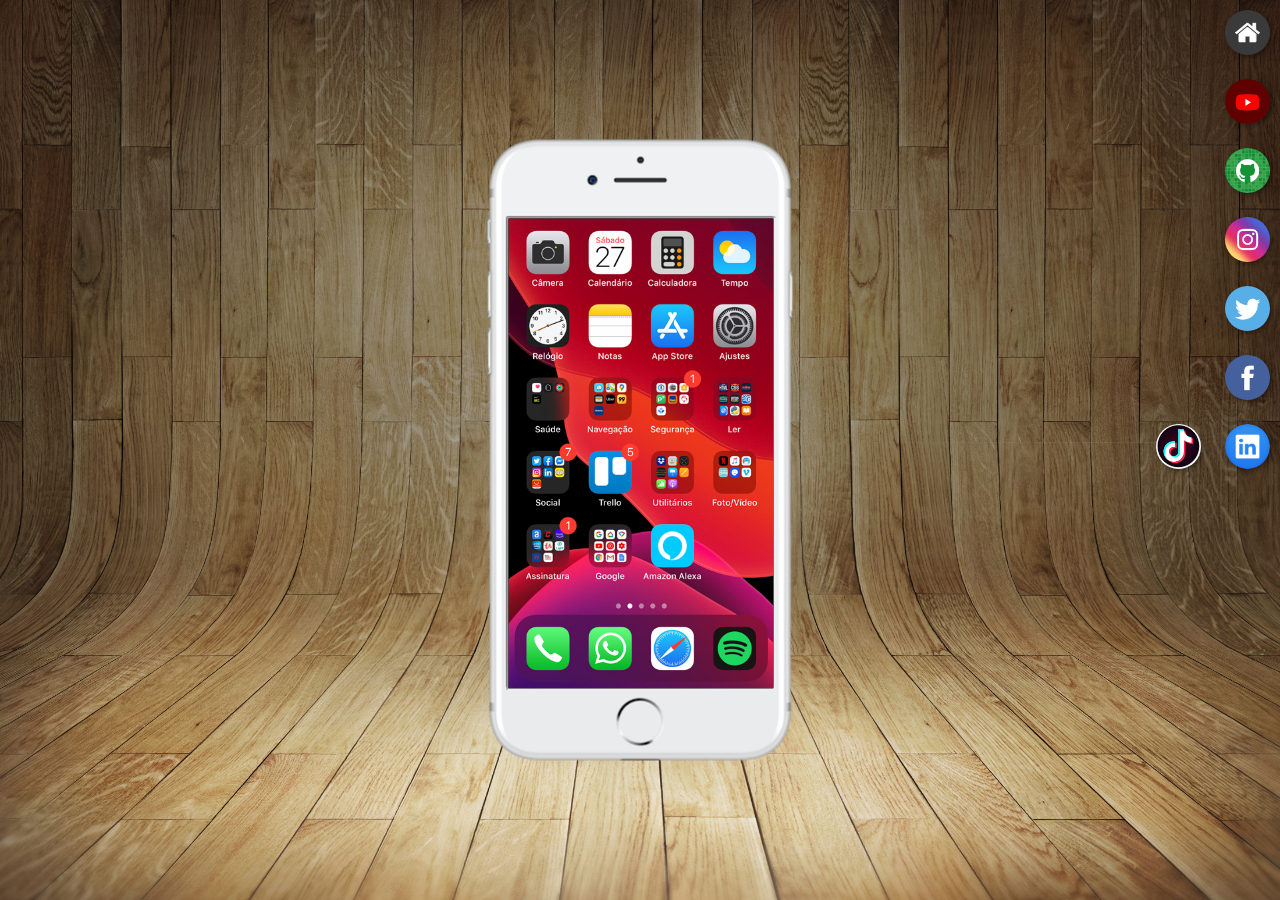
<file: index.html>
<!DOCTYPE html>
<html lang="pt-br">
<head>
    <meta charset="UTF-8">
    <meta name="viewport" content="width=device-width, initial-scale=1.0">
    <link rel="shortcut icon" href="favicon.ico" type="image/x-icon">
    <link rel="stylesheet" href="estilo/estilos.css">
    <title>Projeto Redes Sociais</title>
</head>
<body>
     <main>
        <section id="telefone">
            <iframe src="home.html" name="tela" id="tela">
                Seu navegador não é compatível com isso.
            </iframe>
        </section>

        <section id="redes-sociais">
            <a href="home.html" target="tela"><img src="imagens/logo-home.jpg" alt="Home"></a><br>
            <a href="youtube.html" target="tela"><img src="imagens/logo-youtube.jpg" alt="Youtube"></a><br>
            <a href="github.html" target="tela"><img src="imagens/logo-github.jpg" alt="GitHub"></a><br>
            <a href="instagram.html" target="tela"><img src="imagens/logo-instagram.jpg" alt="Instagram"></a><br>
            <a href="twitter.html" target="tela"><img src="imagens/logo-twitter.jpg" alt="Twitter"></a><br>
            <a href="facebook.html" target="tela"><img src="imagens/logo-facebook.jpg" alt="Facebook"></a><br>
            <a href="tiktok.html" target="tela"><img src="imagens/tela-tiktok.png" alt="TikTok"></a>
            <a href="linkedin.html" target="tela"><img src="imagens/logo-linkedin2.png" alt="Linkedin"></a>

        </section>
     </main>
</body>
</html>
</file>
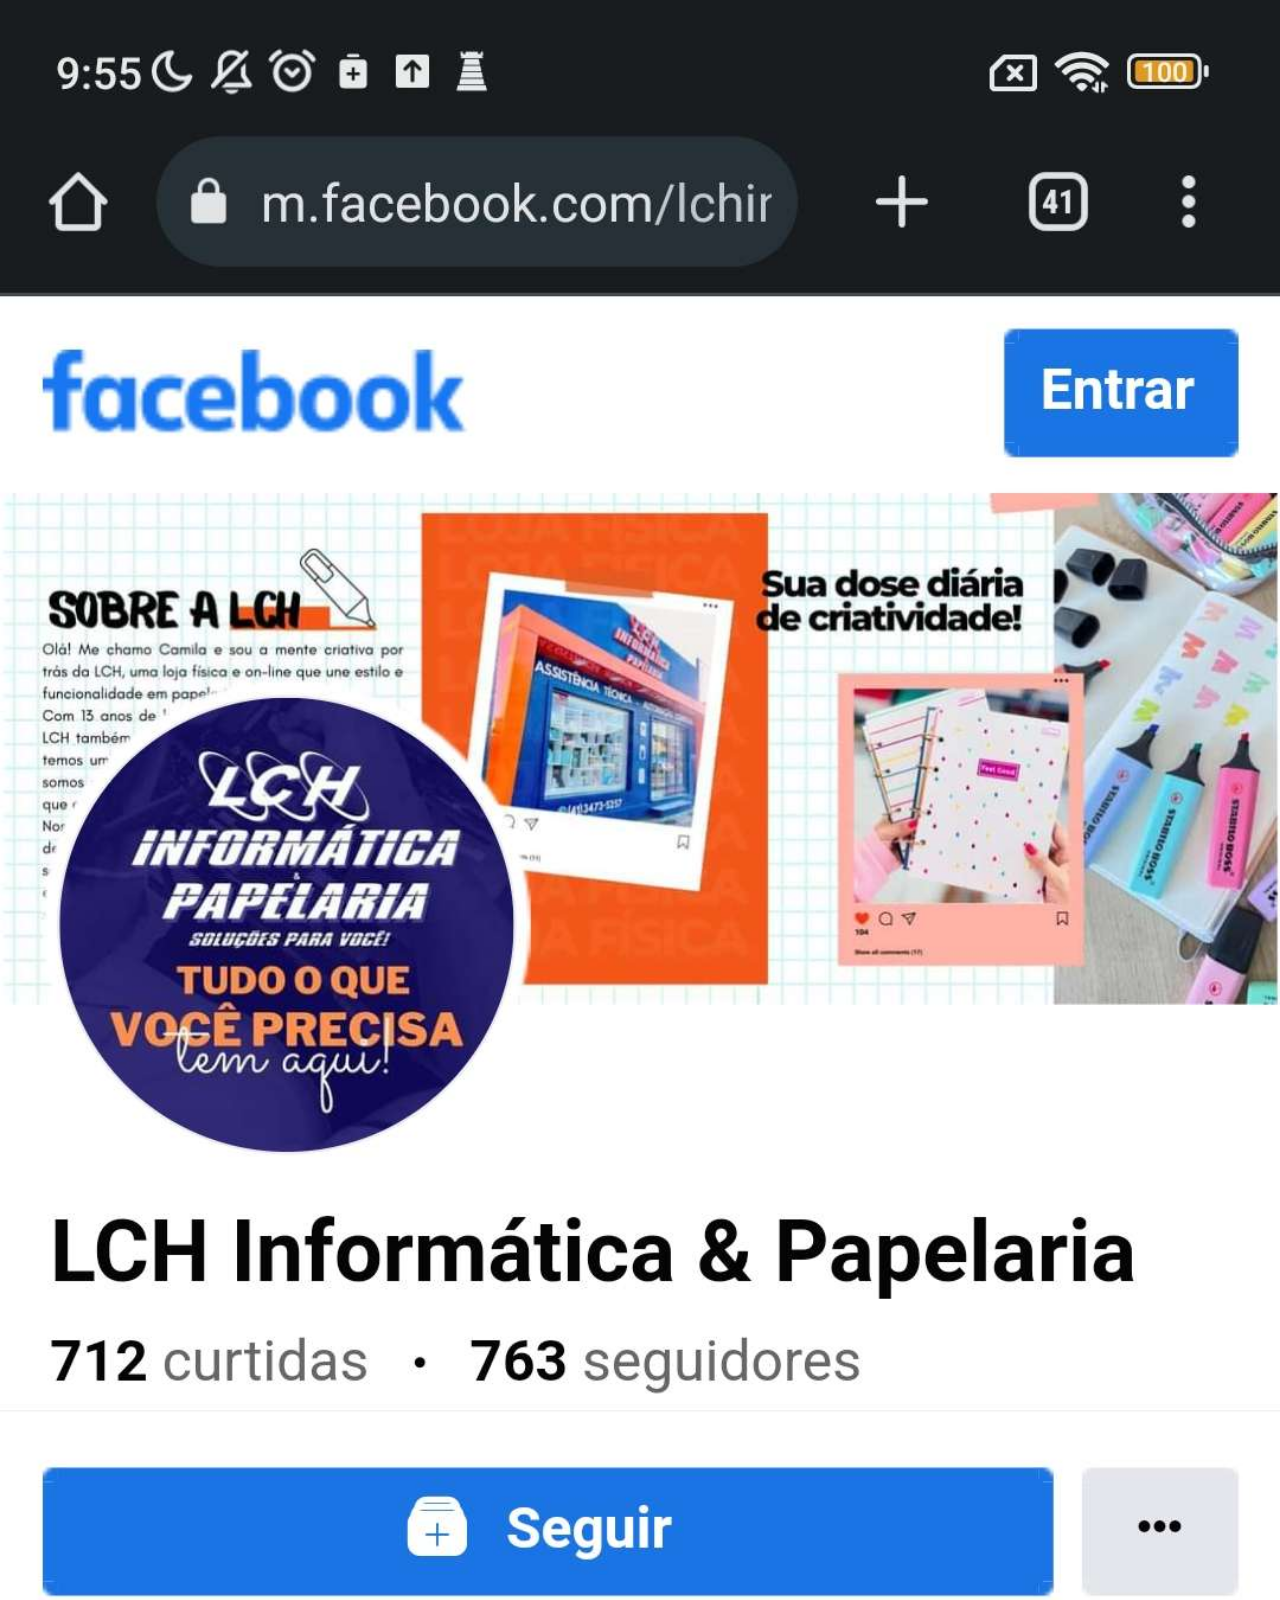
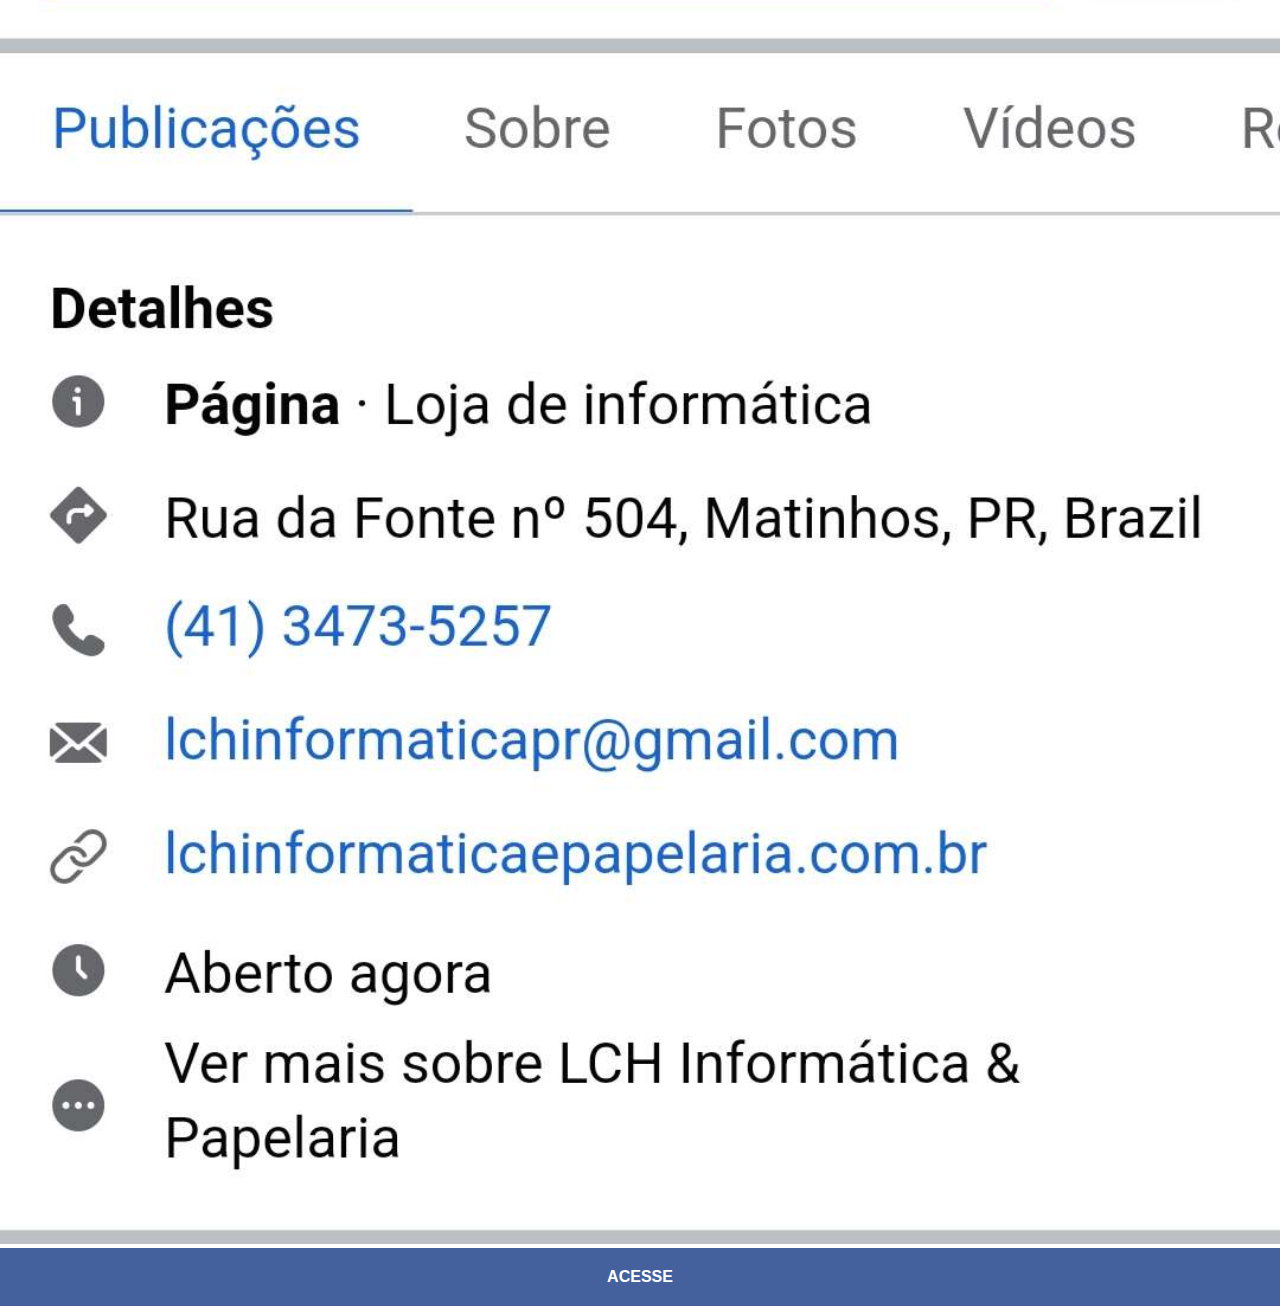
<file: facebook.html>
<!DOCTYPE html>
<html lang="pt-br">
<head>
    <meta charset="UTF-8">
    <meta name="viewport" content="width=device-width, initial-scale=1.0">
    <title>Facebook</title>
    <style>
        @charset "UTF-8";

*{
    margin:0px;
    padding: 0px;
    font-family: Arial, Helvetica, sans-serif;
}

::-webkit-scrollbar{
    width: 0px;
    height: 0px;
}

img{
    width: 100vw;
}

a{
    display: block;
    background-color: #44619D;
    color: white;
    padding: 20px;
    text-align: center;
    font-weight: bolder;
    text-decoration: none;
}

a:hover{
    background-color: #2f66d4;
}
    </style>
</head>
<body>
    <img src="imagens/tela-facebook2.jpg" alt="Facebook">
    <a href="https://www.facebook.com/lchinformaticaepapelaria/" target="_blank">ACESSE</a>
</body>
</html>
</file>
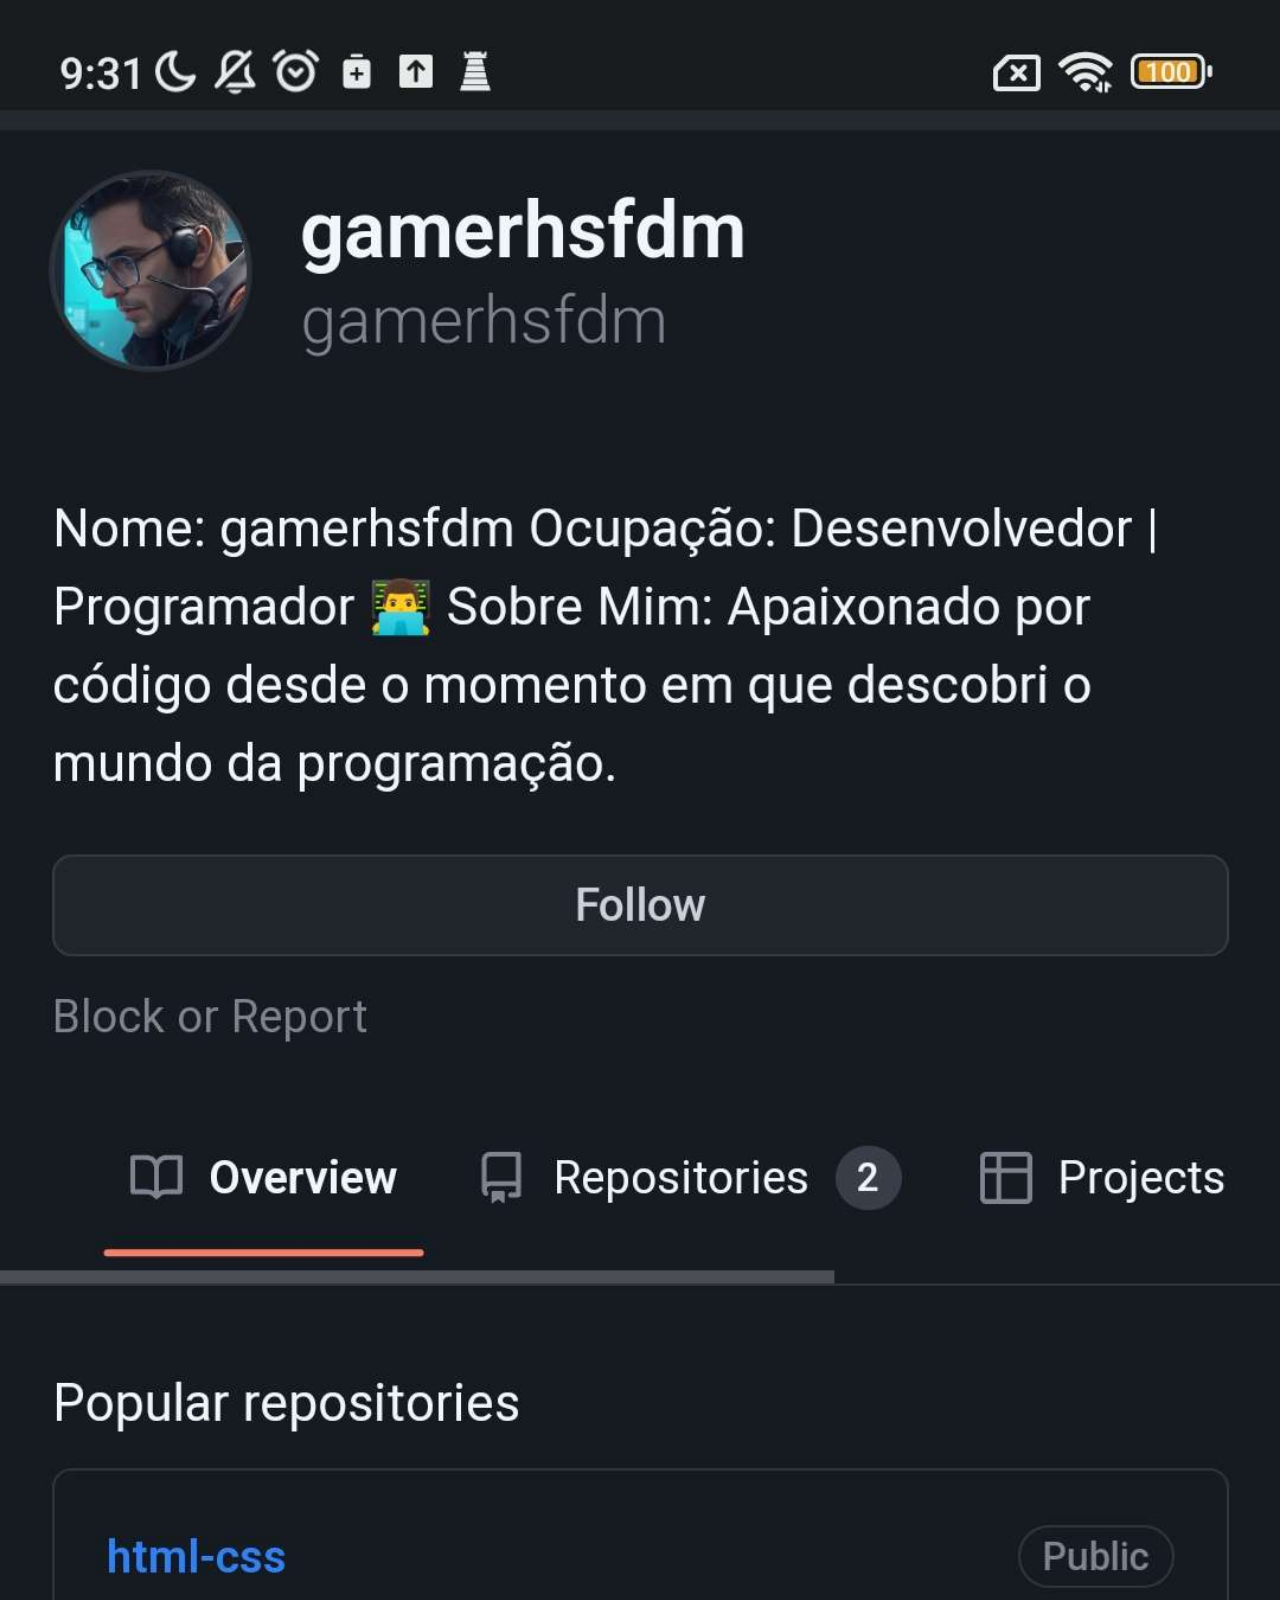
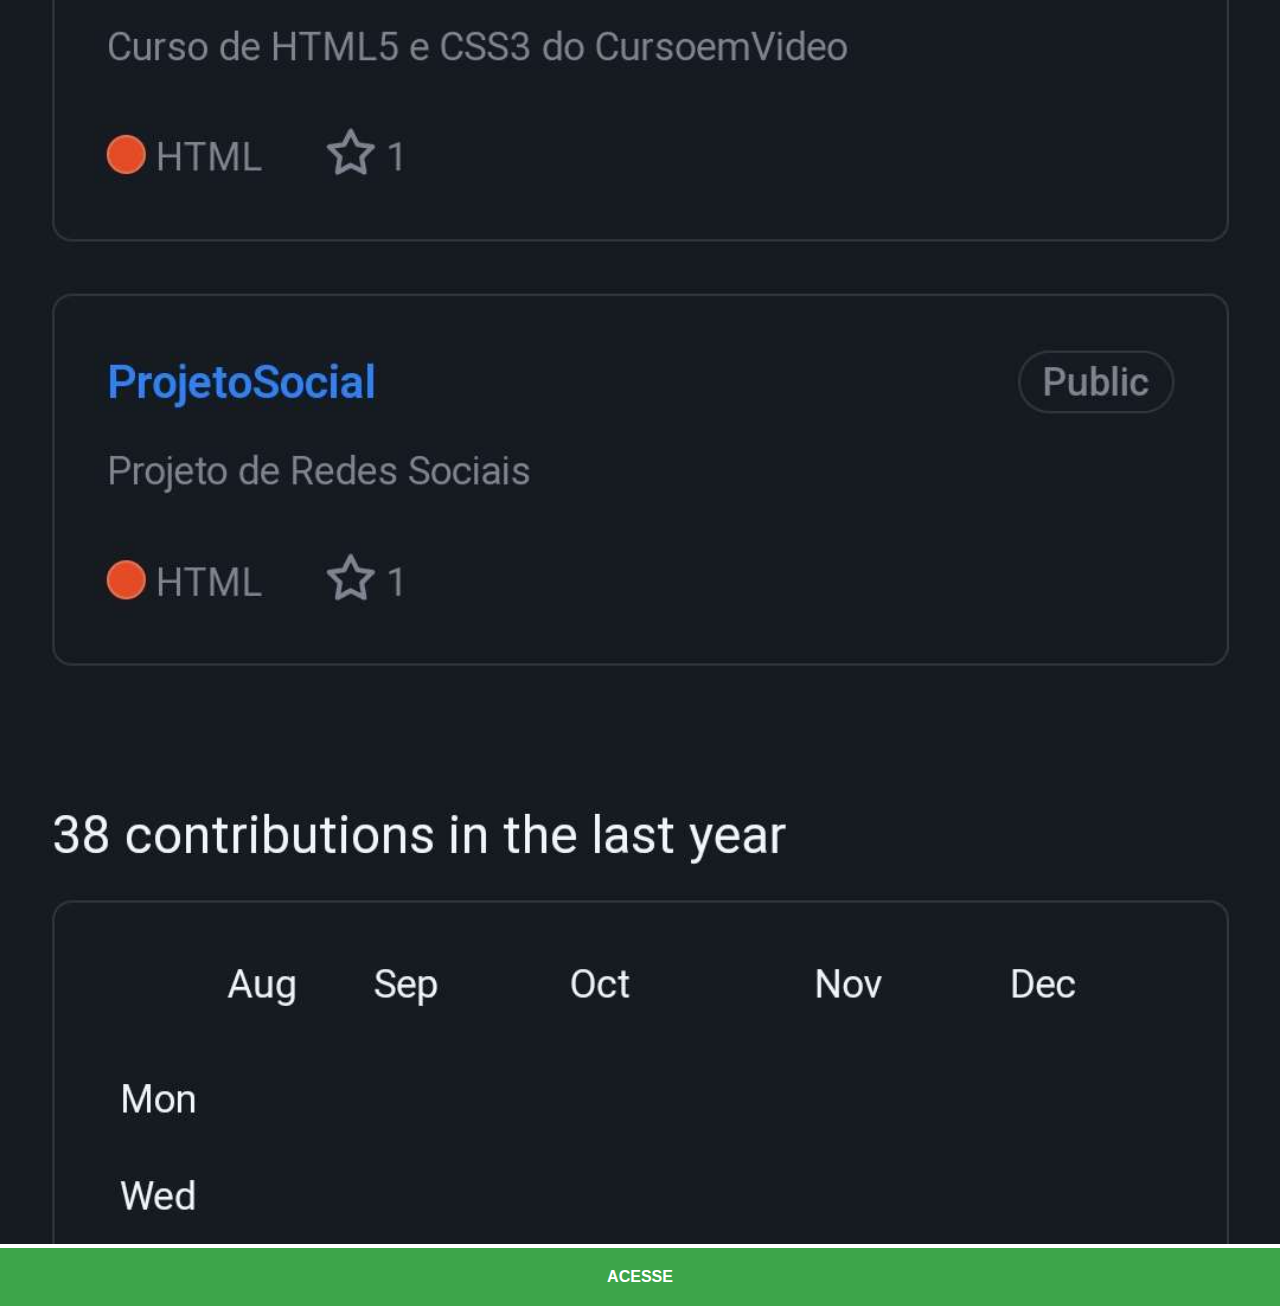
<file: github.html>
<!DOCTYPE html>
<html lang="pt-br">
<head>
    <meta charset="UTF-8">
    <meta name="viewport" content="width=device-width, initial-scale=1.0">
    <title>GitHub</title>
    <style>
        @charset "UTF-8";

*{
    margin:0px;
    padding: 0px;
    font-family: Arial, Helvetica, sans-serif;
}

::-webkit-scrollbar{
    width: 0px;
    height: 0px;
}

img{
    width: 100vw;
}

a{
    display: block;
    background-color: #3DA54A;
    color: white;
    padding: 20px;
    text-align: center;
    font-weight: bolder;
    text-decoration: none;
}

a:hover{
    background-color: #2ad340;
}
    </style>
</head>
<body>
    <img src="imagens/tela-github2.jpg" alt="GitHub">
    <a href="https://github.com/gamerhsfdm/" target="_blank">ACESSE</a>
</body>
</html>
</file>
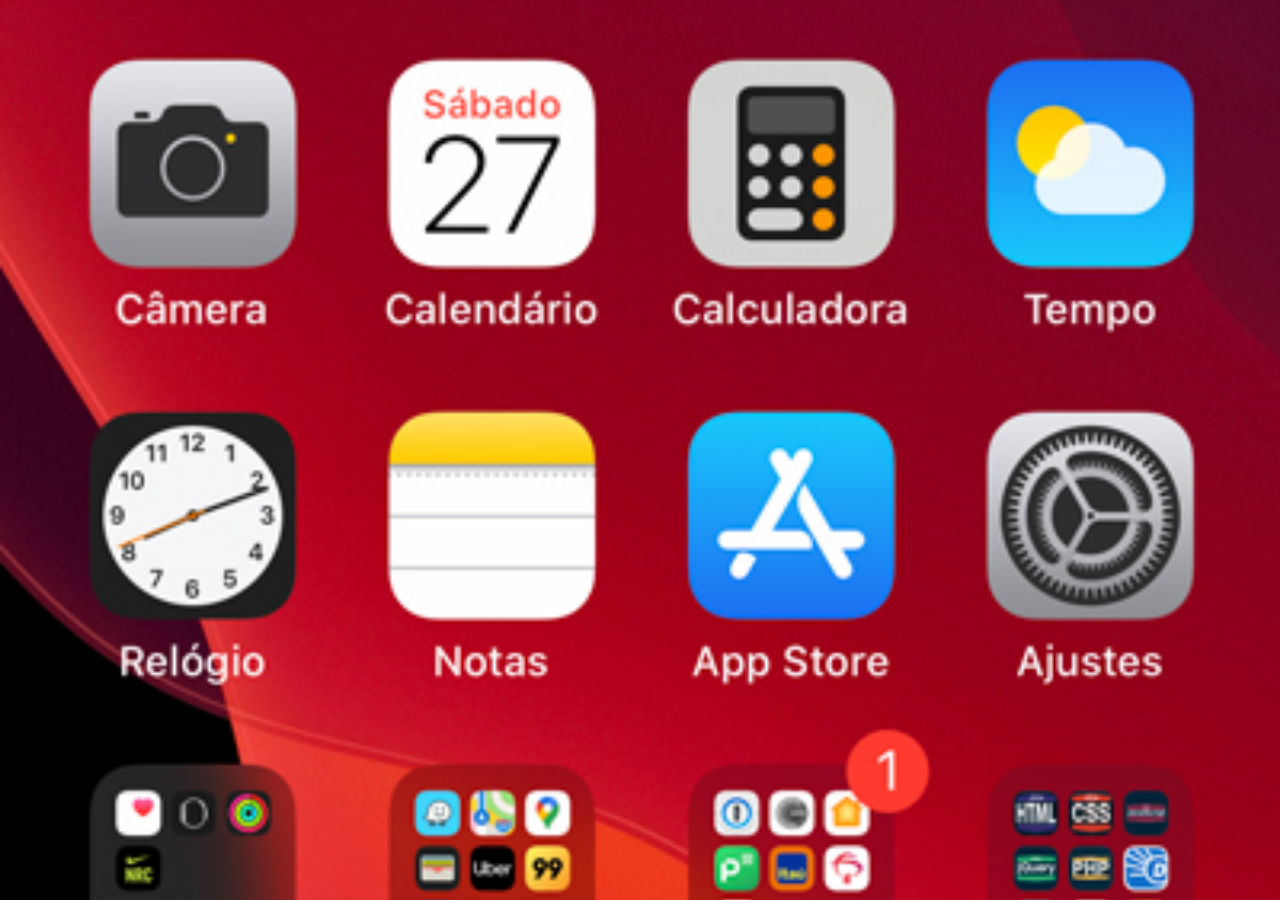
<file: home.html>
<!DOCTYPE html>
<html lang="pt-br">
<head>
    <meta charset="UTF-8">
    <meta name="viewport" content="width=device-width, initial-scale=1.0">
    <title>Home</title>
</head>
<style>
    *{
        margin: 0px;
        padding: 0px;
    }

    body{
        width: 100vw;
        height: 100vh;
        background: black url('imagens/tela-home.jpg') no-repeat top center;
        background-size: cover;
    }
</style>
<body>
    
</body>
</html>
</file>
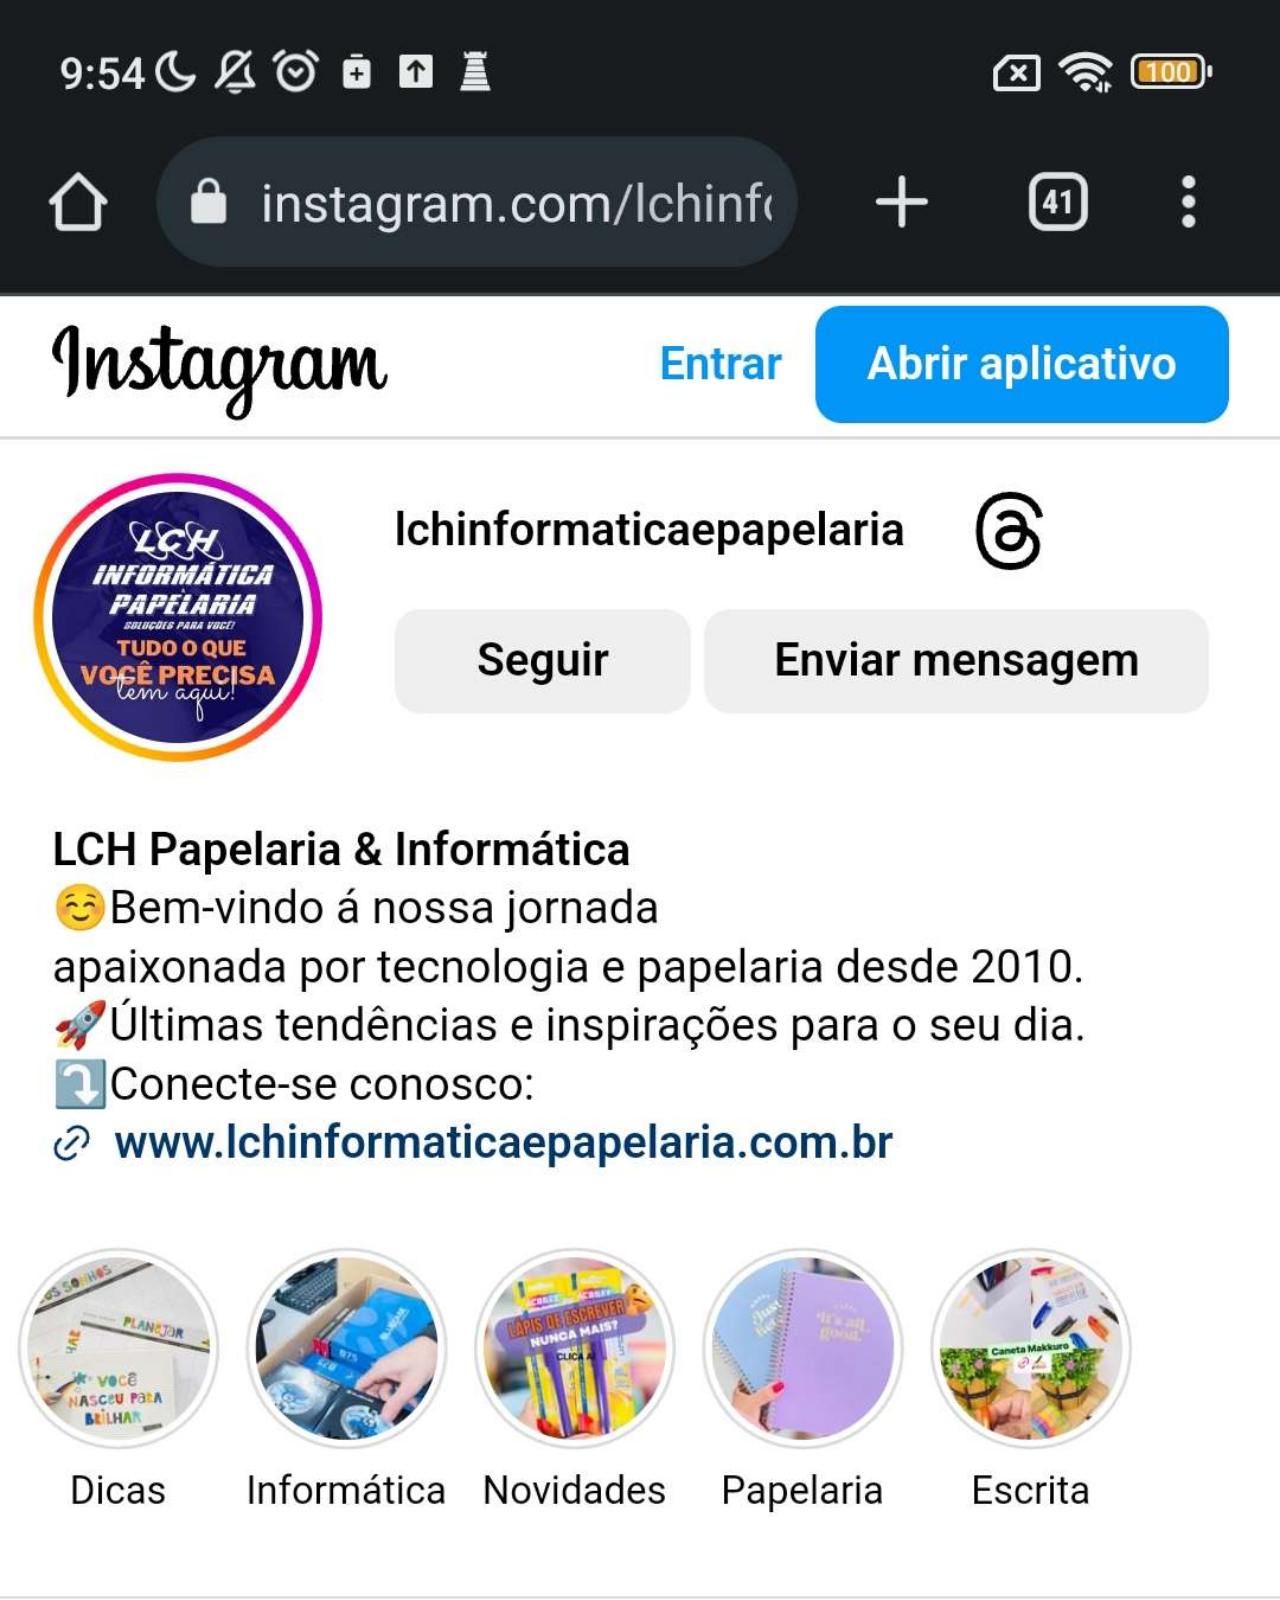
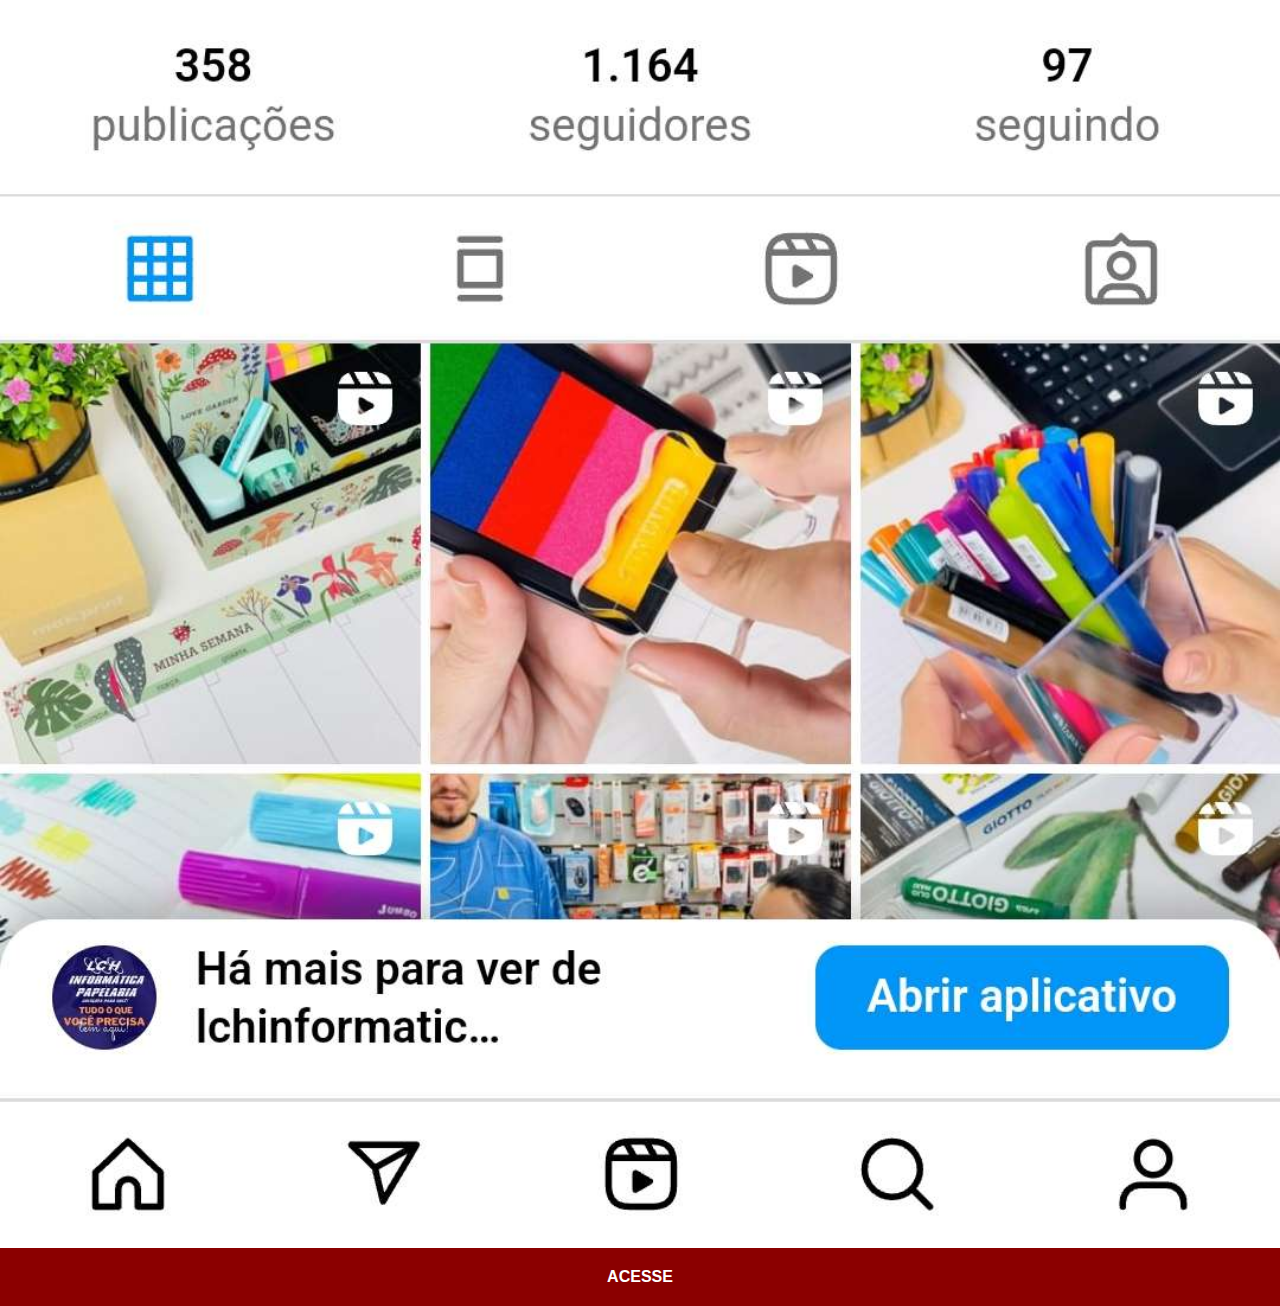
<file: instagram.html>
<!DOCTYPE html>
<html lang="pt-br">
<head>
    <meta charset="UTF-8">
    <meta name="viewport" content="width=device-width, initial-scale=1.0">
    <title>Instagram</title>
    <link rel="stylesheet" href="estilo/social.css">
</head>
<body>
    <img src="imagens/tela-instagram2.jpg" alt="GitHub">
    <a href="https://www.instagram.com/lchinformaticaepapelaria/" target="_blank">ACESSE</a>
</body>
</html>
</file>
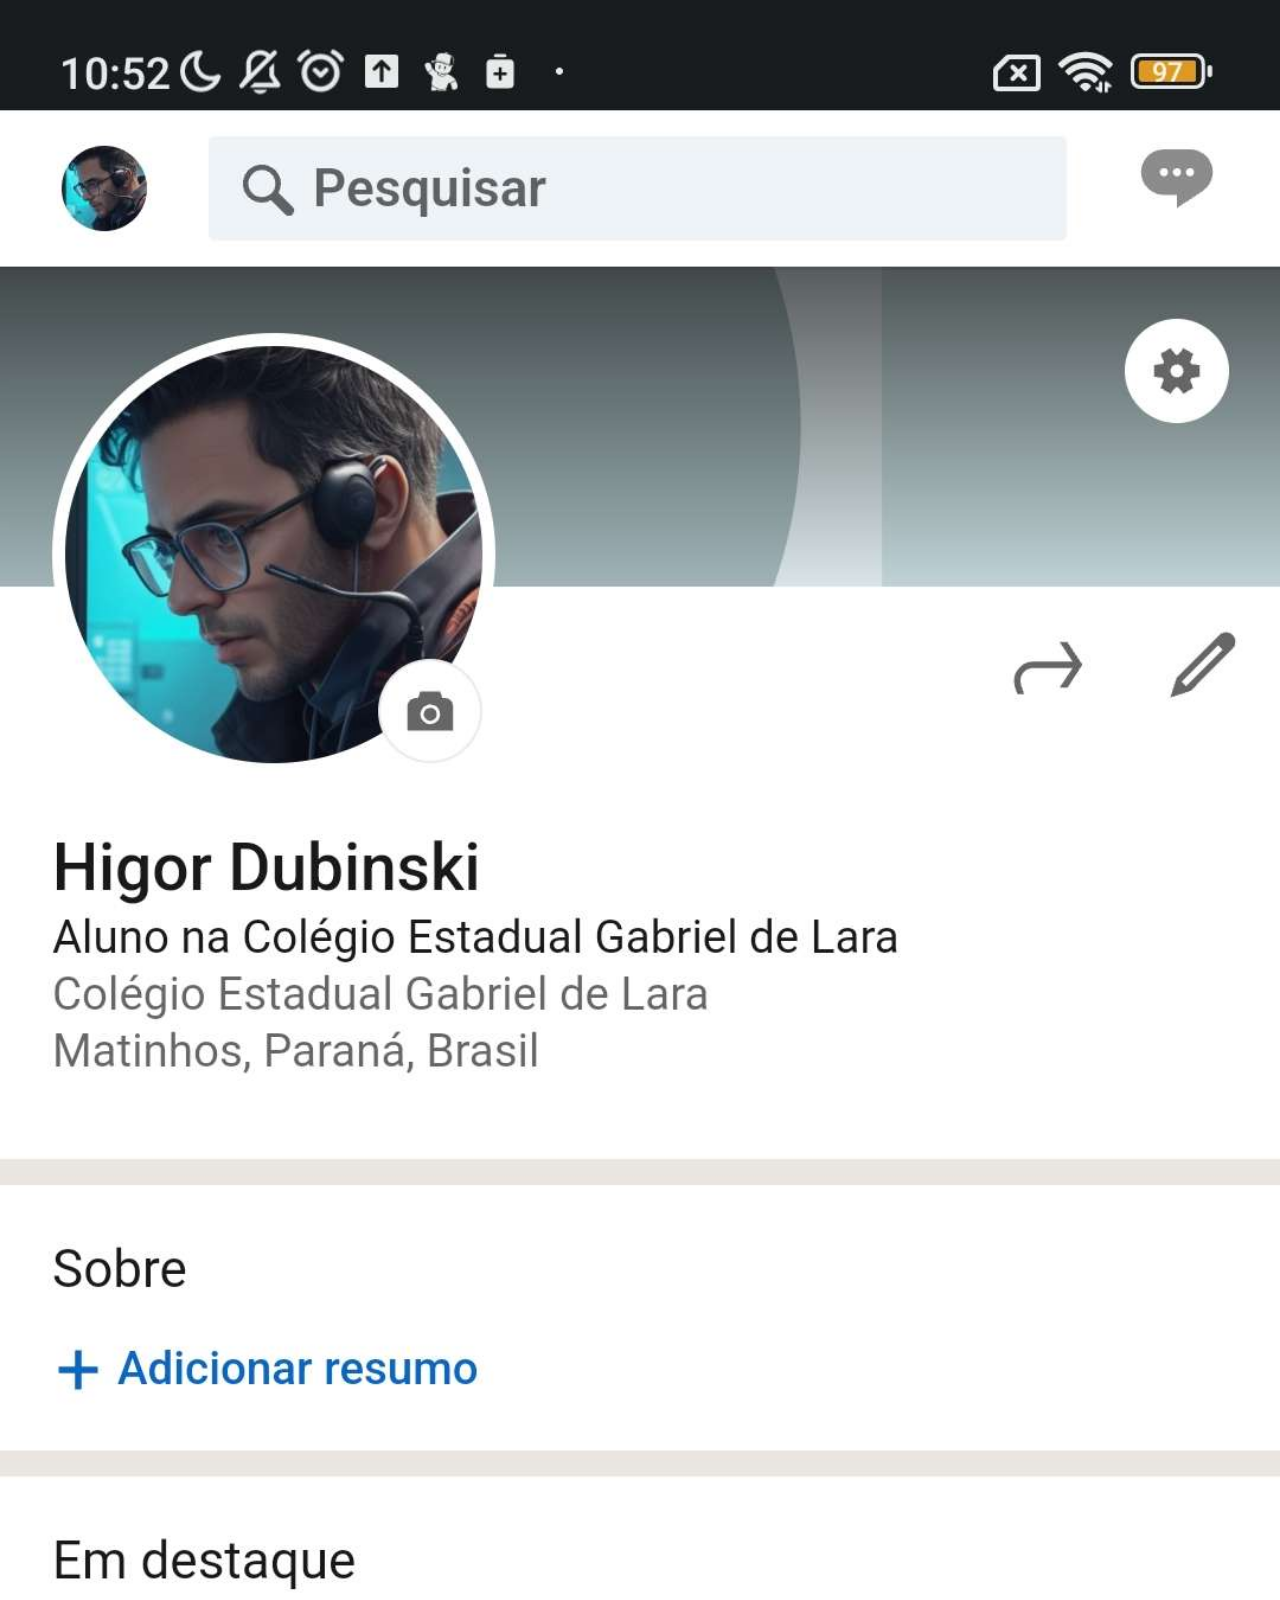
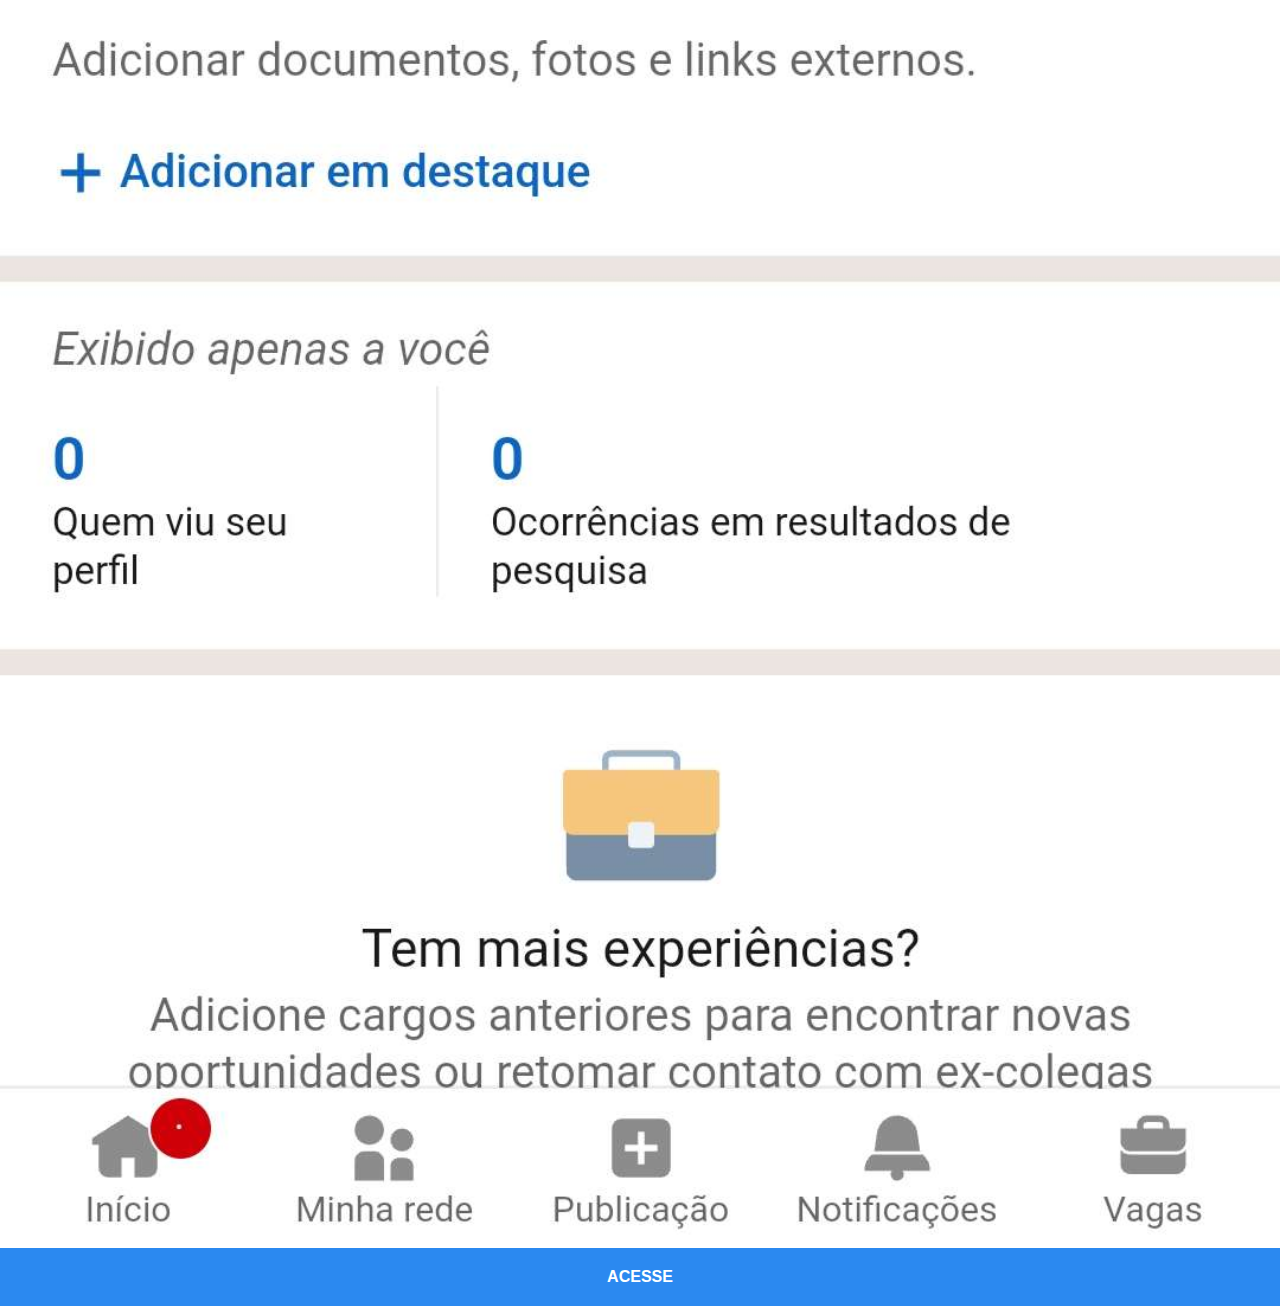
<file: linkedin.html>
<!DOCTYPE html>
<html lang="pt-br">
<head>
    <meta charset="UTF-8">
    <meta name="viewport" content="width=device-width, initial-scale=1.0">
    <title>Linkedin</title>
    <style>
        @charset "UTF-8";

*{
    margin:0px;
    padding: 0px;
    font-family: Arial, Helvetica, sans-serif;
}

::-webkit-scrollbar{
    width: 0px;
    height: 0px;
}

img{
    width: 100vw;
}

a{
    display: block;
    background-color: #2B89F0;
    color: white;
    padding: 20px;
    text-align: center;
    font-weight: bolder;
    text-decoration: none;
}

a:hover{
    background-color: #6aadf5;
}
    </style>
</head>
<body>
    <img src="imagens/tela-linkedin.jpg" alt="Linkedin">
    <a href="https://www.linkedin.com/in/higor-dubinski-025239257/" target="_blank">ACESSE</a>
</body>
</html>
</file>
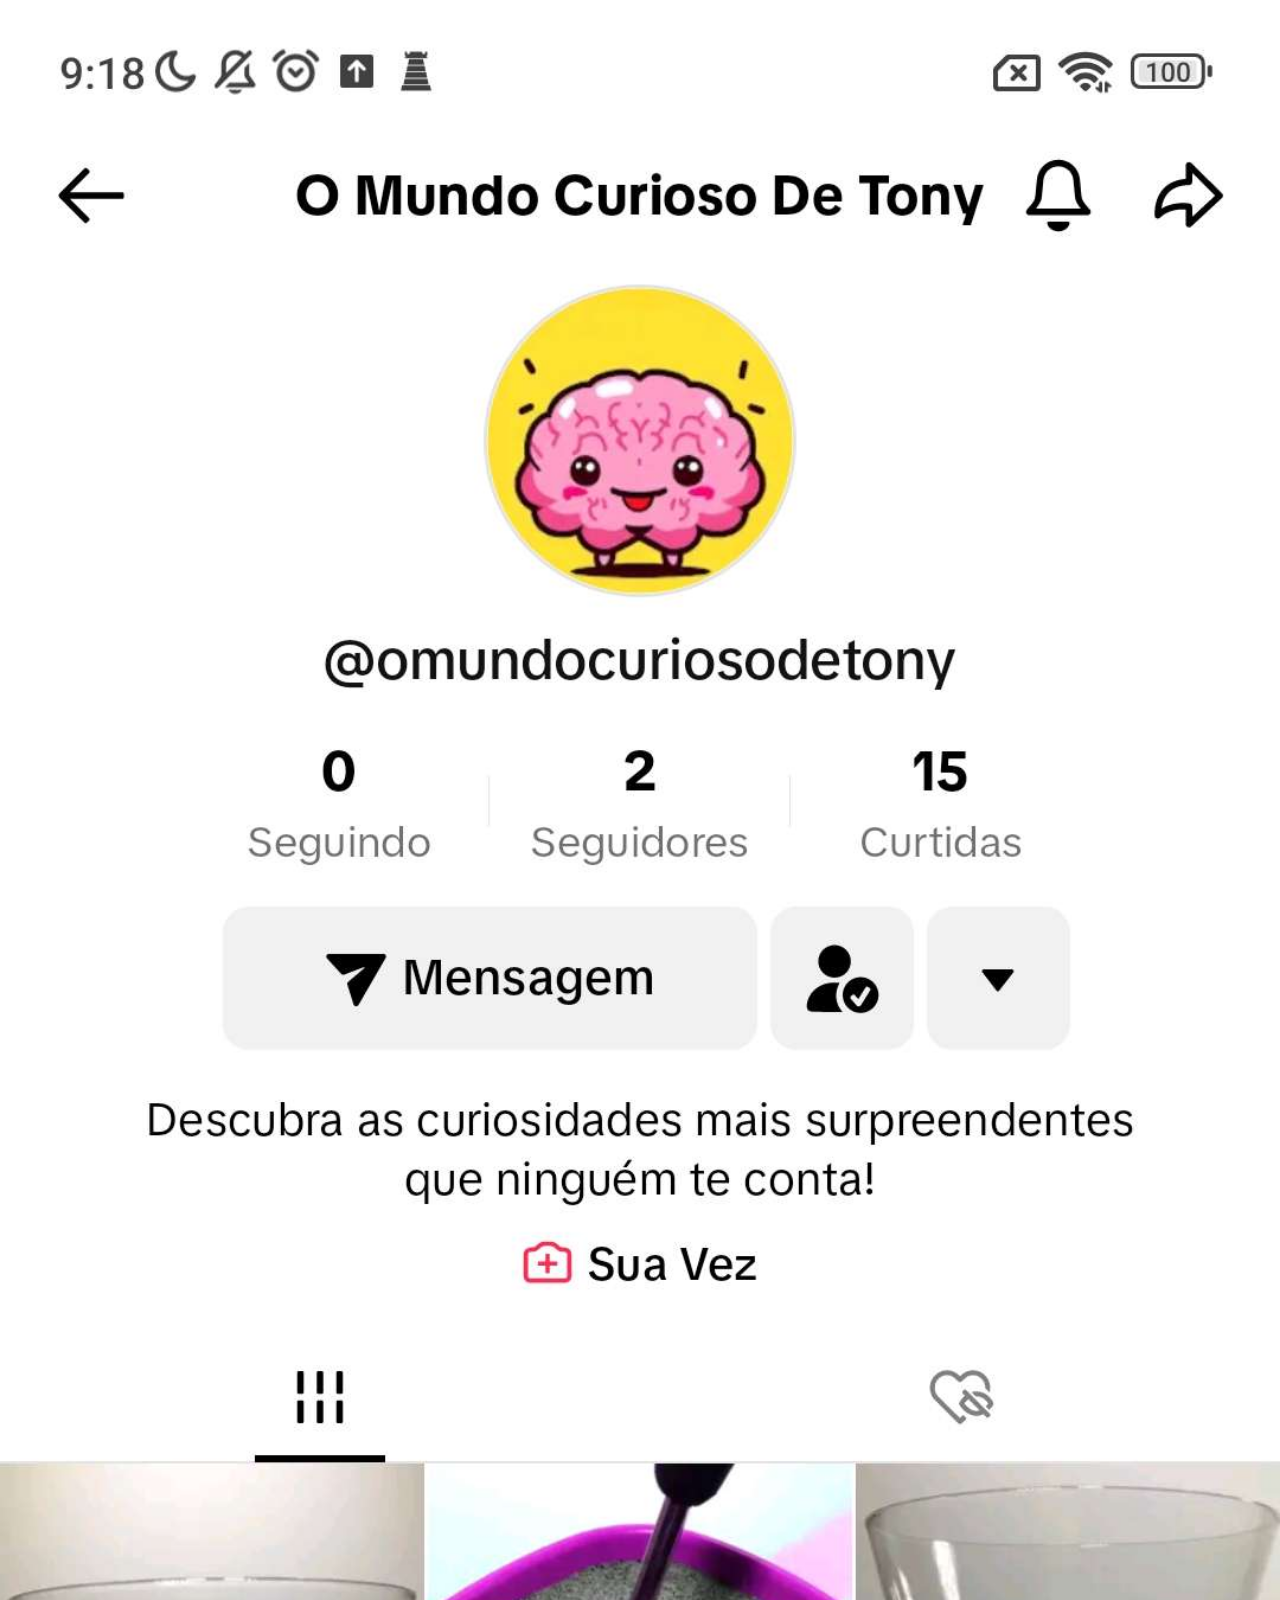
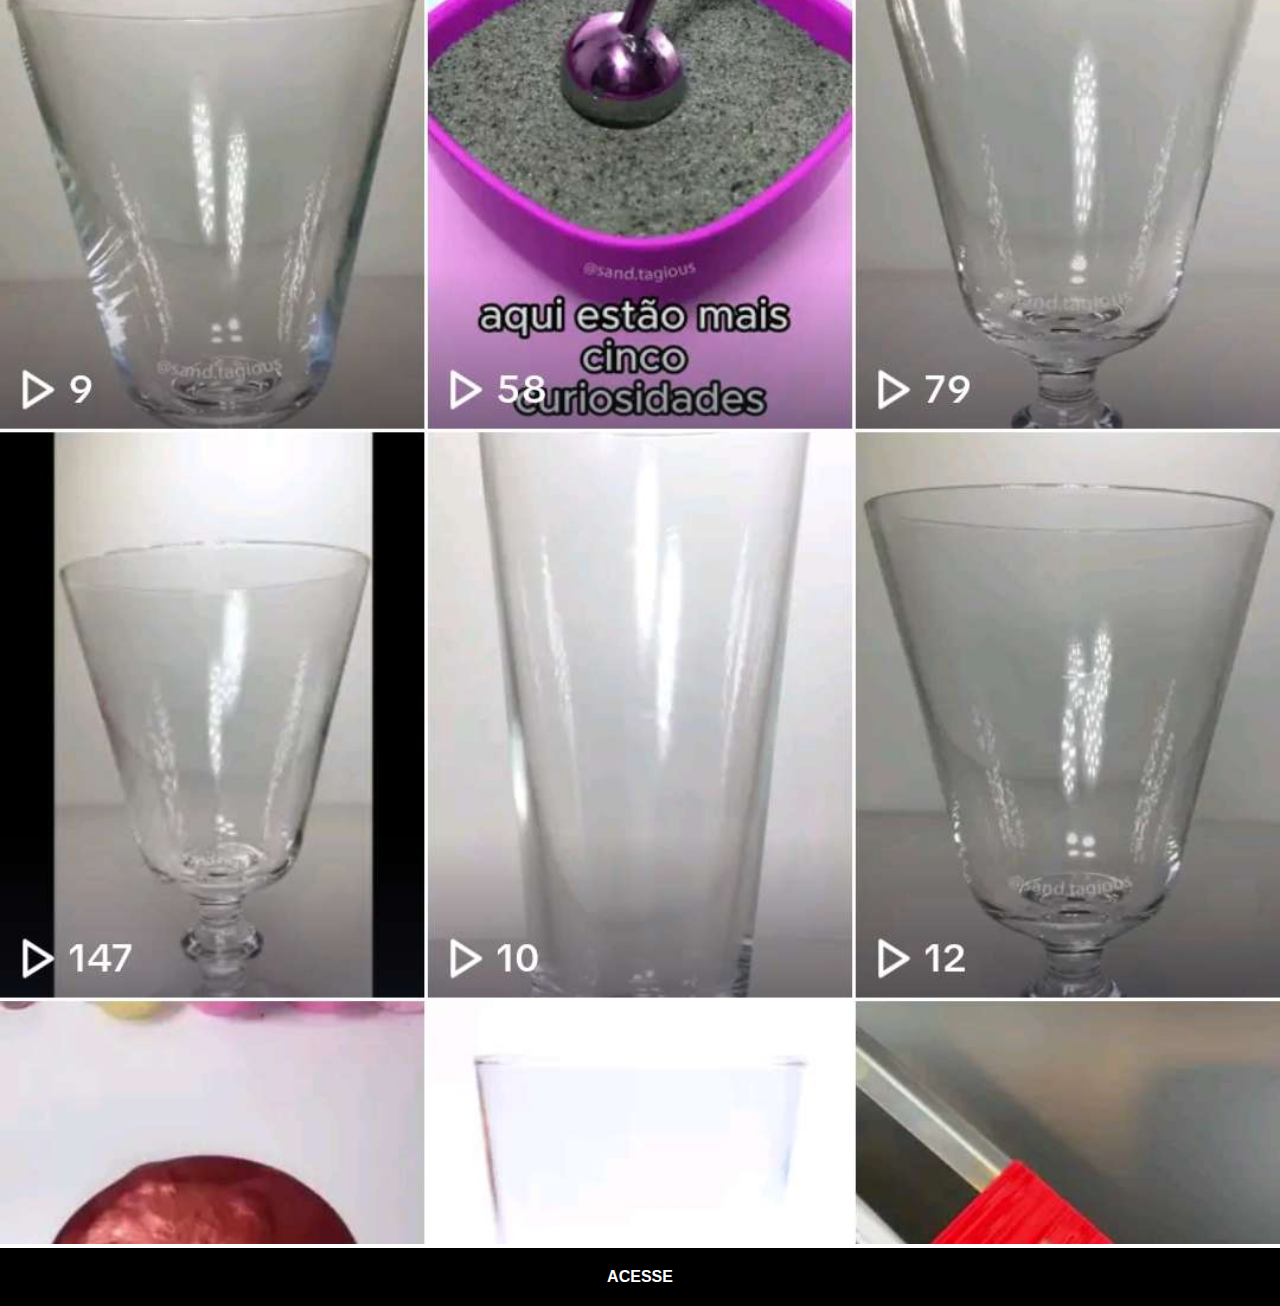
<file: tiktok.html>
<!DOCTYPE html>
<html lang="pt-br">
<head>
    <meta charset="UTF-8">
    <meta name="viewport" content="width=device-width, initial-scale=1.0">
    <title>Tiktok</title>
    <style>
        @charset "UTF-8";

*{
    margin:0px;
    padding: 0px;
    font-family: Arial, Helvetica, sans-serif;
}

::-webkit-scrollbar{
    width: 0px;
    height: 0px;
}

img{
    width: 100vw;
}

a{
    display: block;
    background-color: #000000;
    color: white;
    padding: 20px;
    text-align: center;
    font-weight: bolder;
    text-decoration: none;
}

a:hover{
    background-color: #1f1d1d;
}
    </style>
</head>
<body>
    <img src="imagens/telatiktok3.jpg" alt="Tiktok">
    <a href="https://www.tiktok.com/@omundocuriosodetony" target="_blank">ACESSE</a>
</body>
</html>
</file>
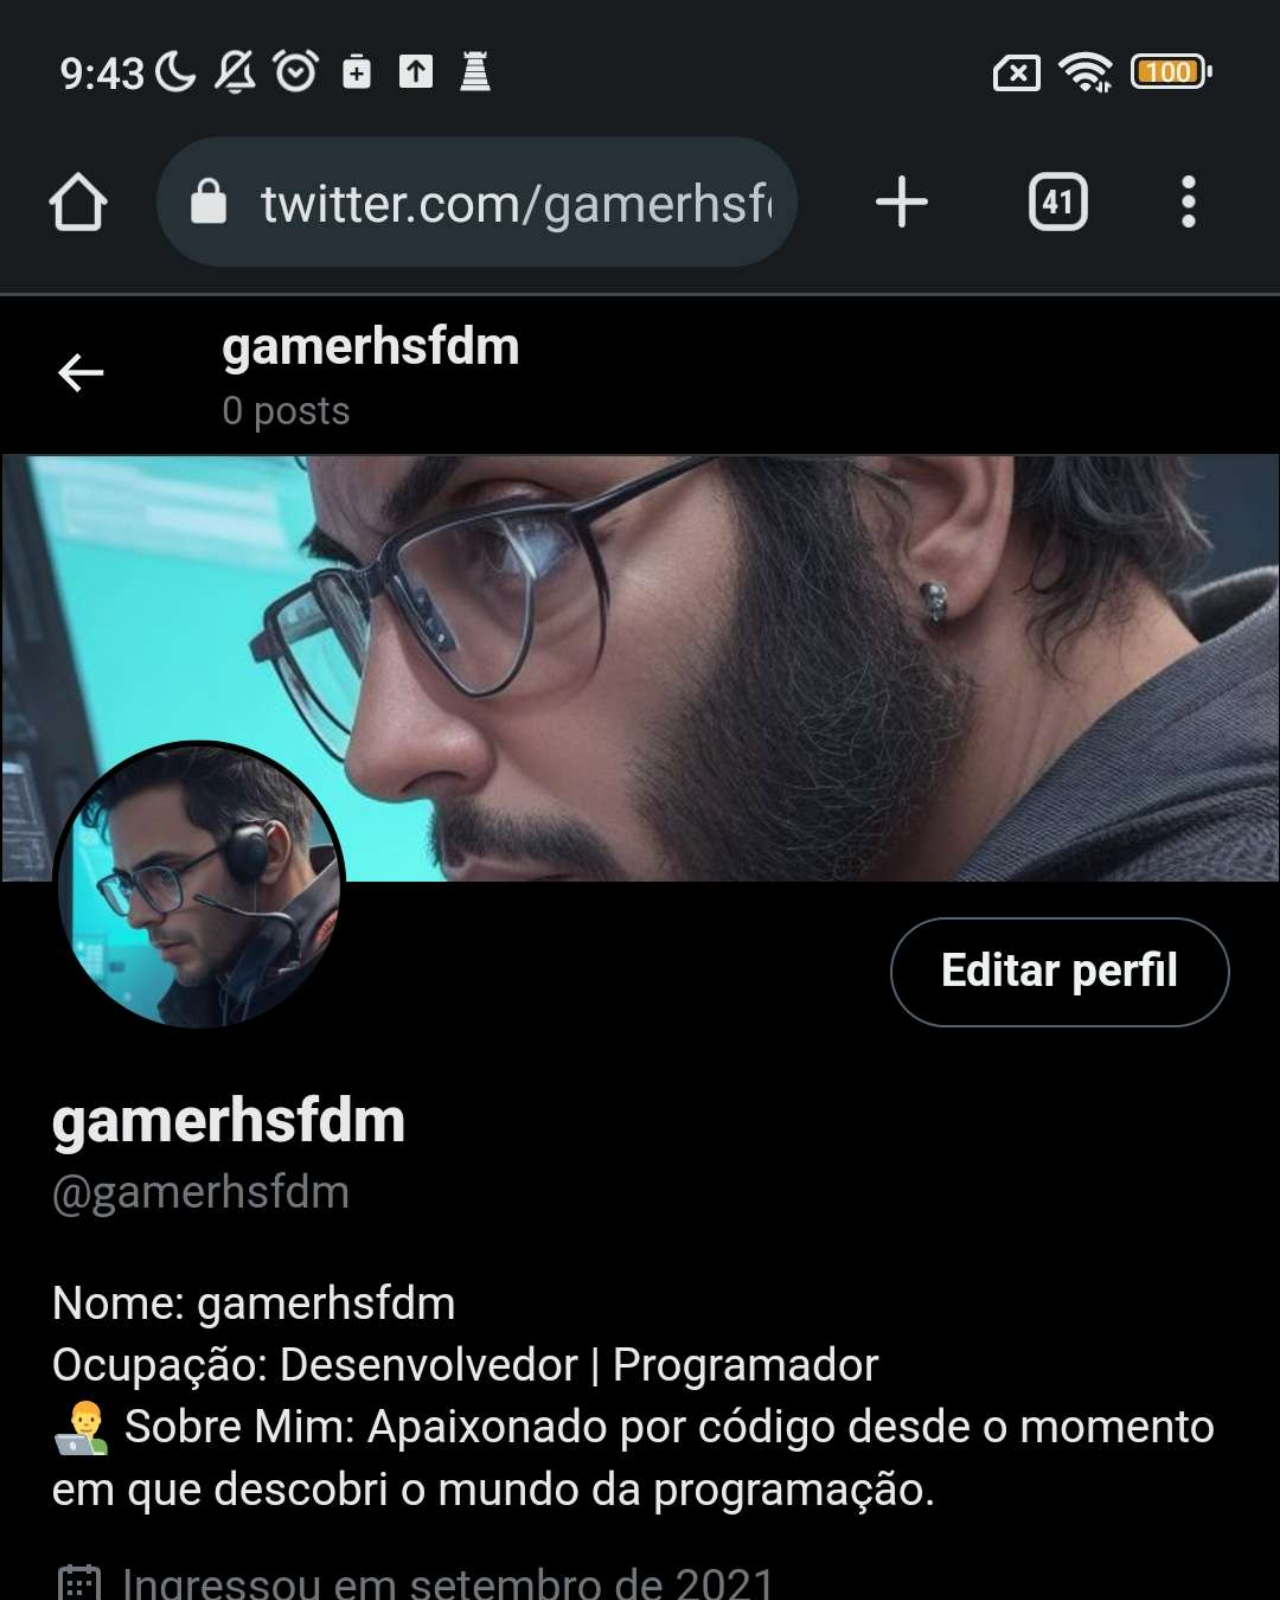
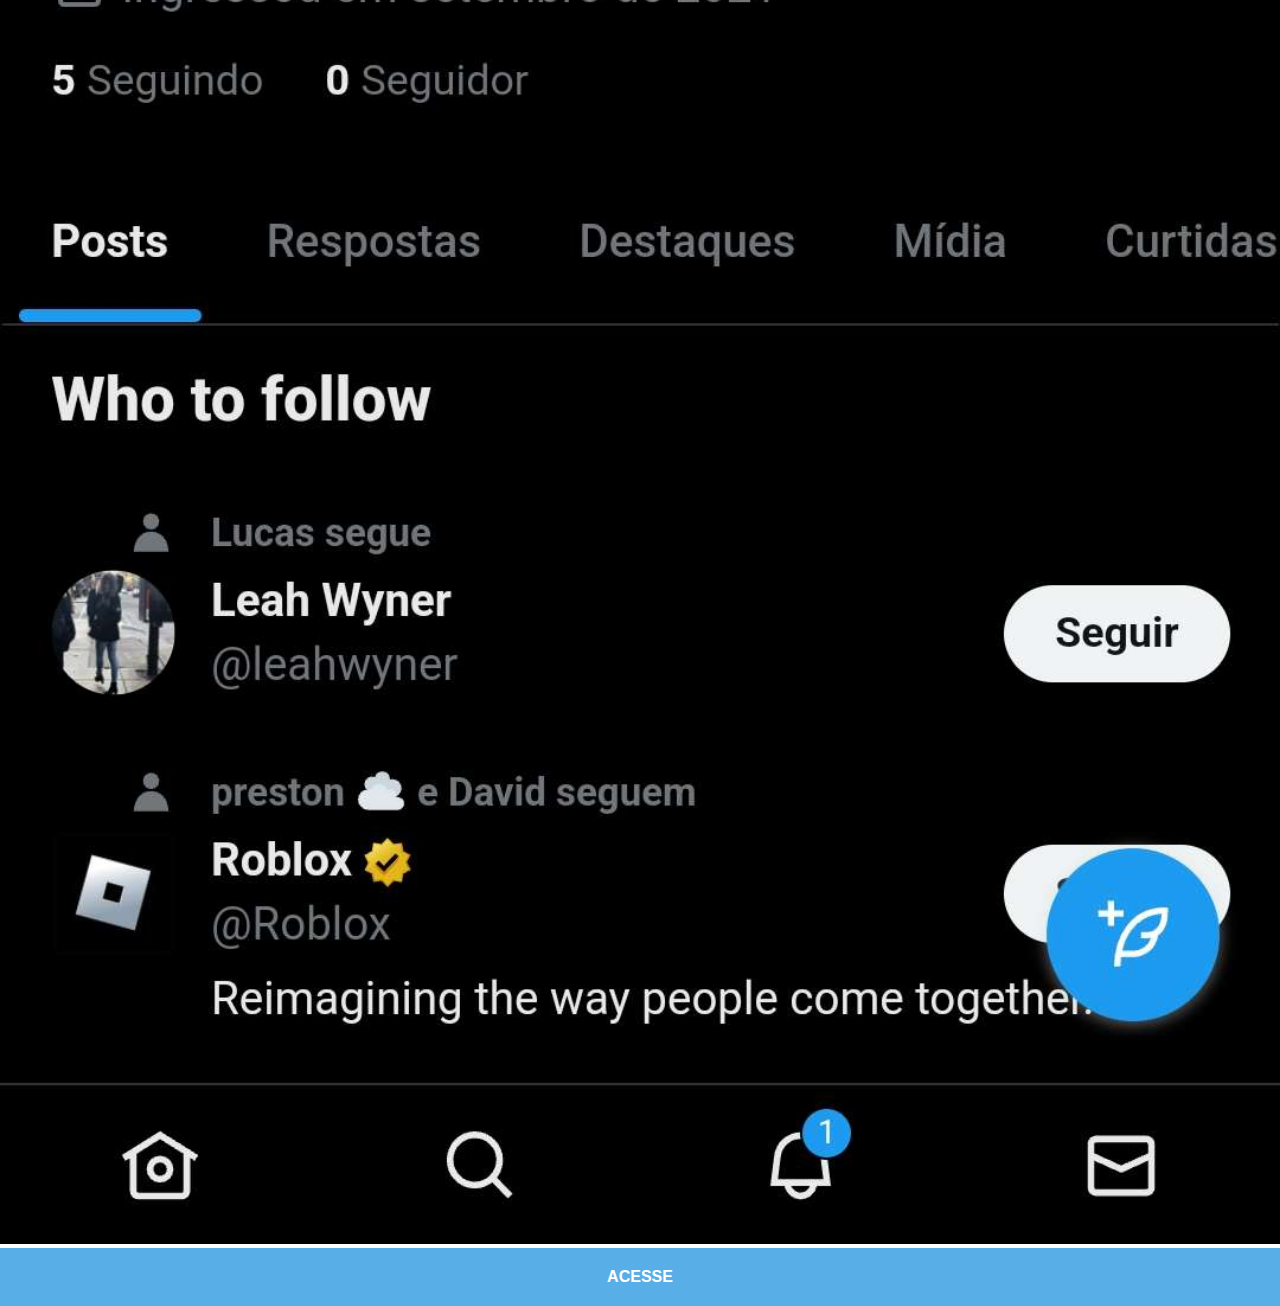
<file: twitter.html>
<!DOCTYPE html>
<html lang="en">
<head>
    <meta charset="UTF-8">
    <meta name="viewport" content="width=device-width, initial-scale=1.0">
    <title>Twitter</title>
    <style>
        @charset "UTF-8";

*{
    margin:0px;
    padding: 0px;
    font-family: Arial, Helvetica, sans-serif;
}

::-webkit-scrollbar{
    width: 0px;
    height: 0px;
}

img{
    width: 100vw;
}

a{
    display: block;
    background-color: #58AEE7;
    color: white;
    padding: 20px;
    text-align: center;
    font-weight: bolder;
    text-decoration: none;
}

a:hover{
    background-color: #1f9bee;
}
    </style>
</head>
<body>
    <img src="imagens/tela-twitter2.jpg" alt="Twitter">
    <a href=" https://twitter.com/gamerhsfdm"  target="_blank">ACESSE</a>
   
</body>
</html>
</file>
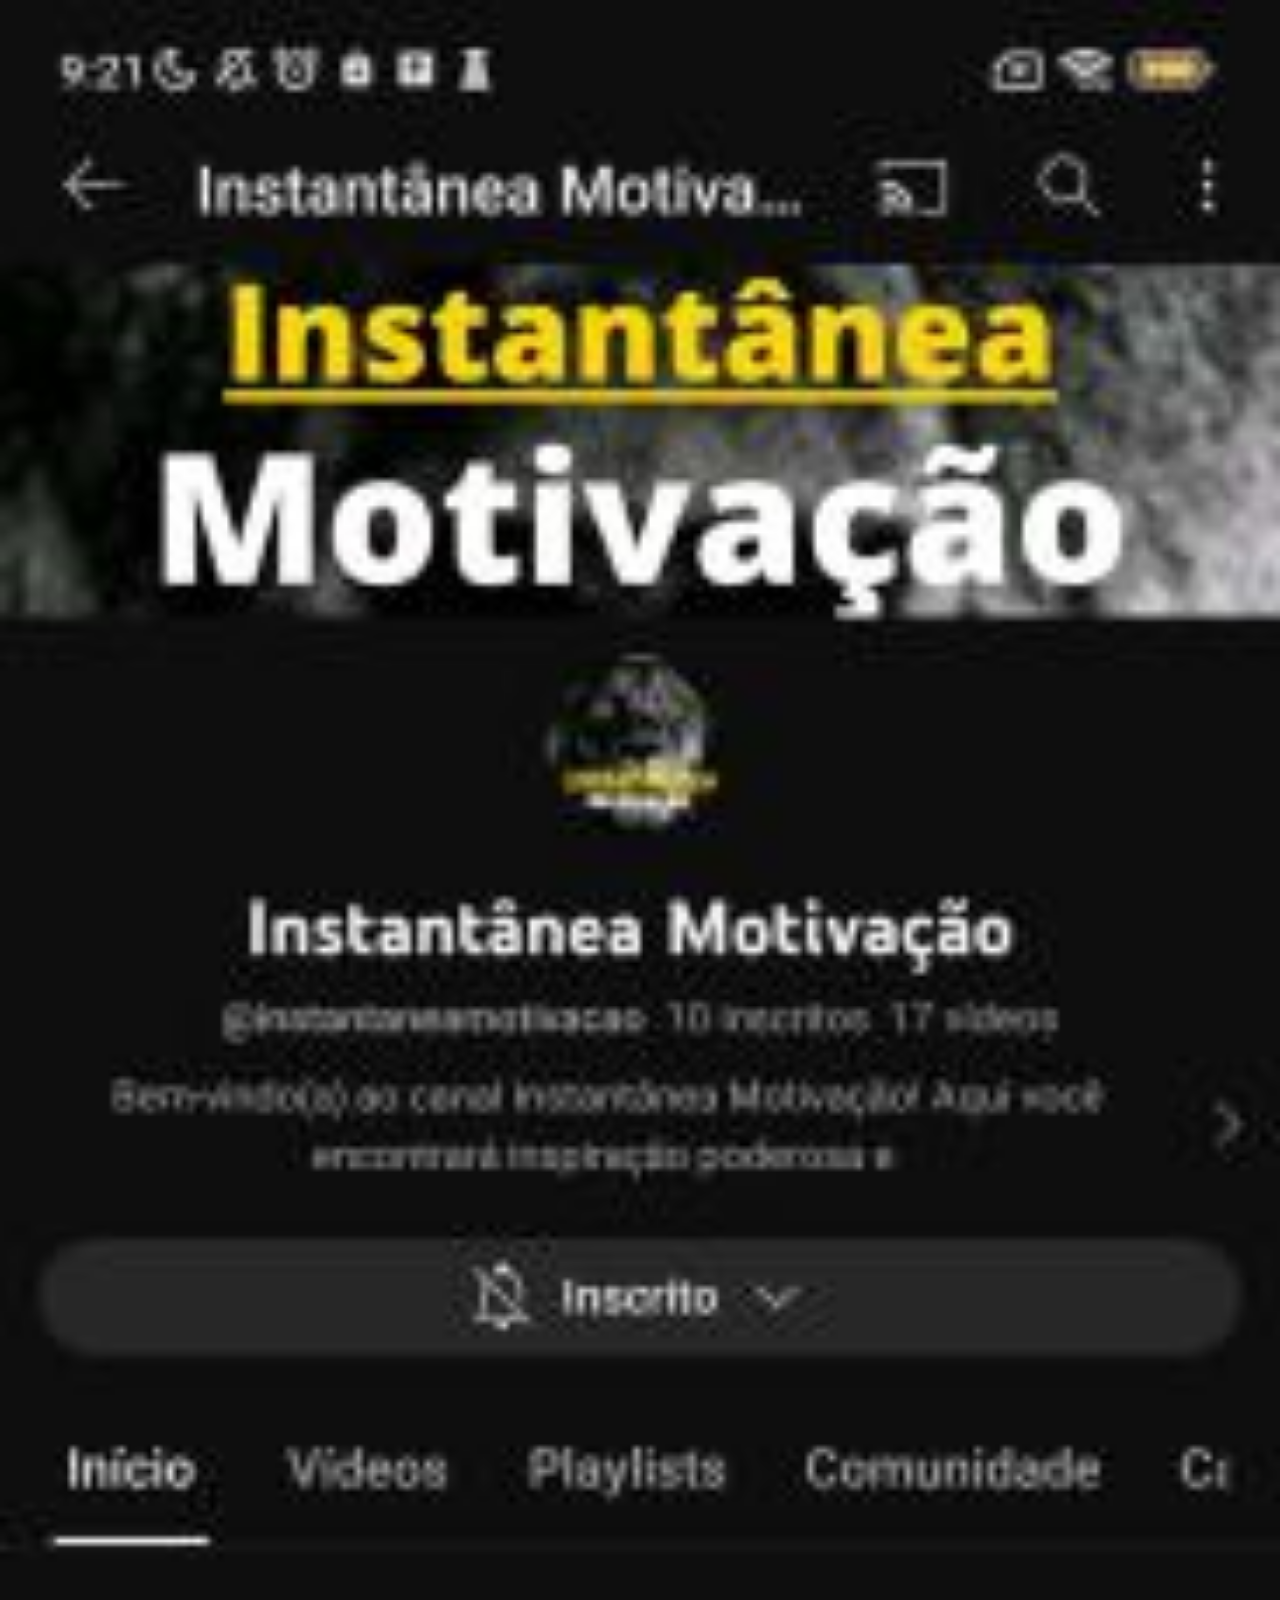
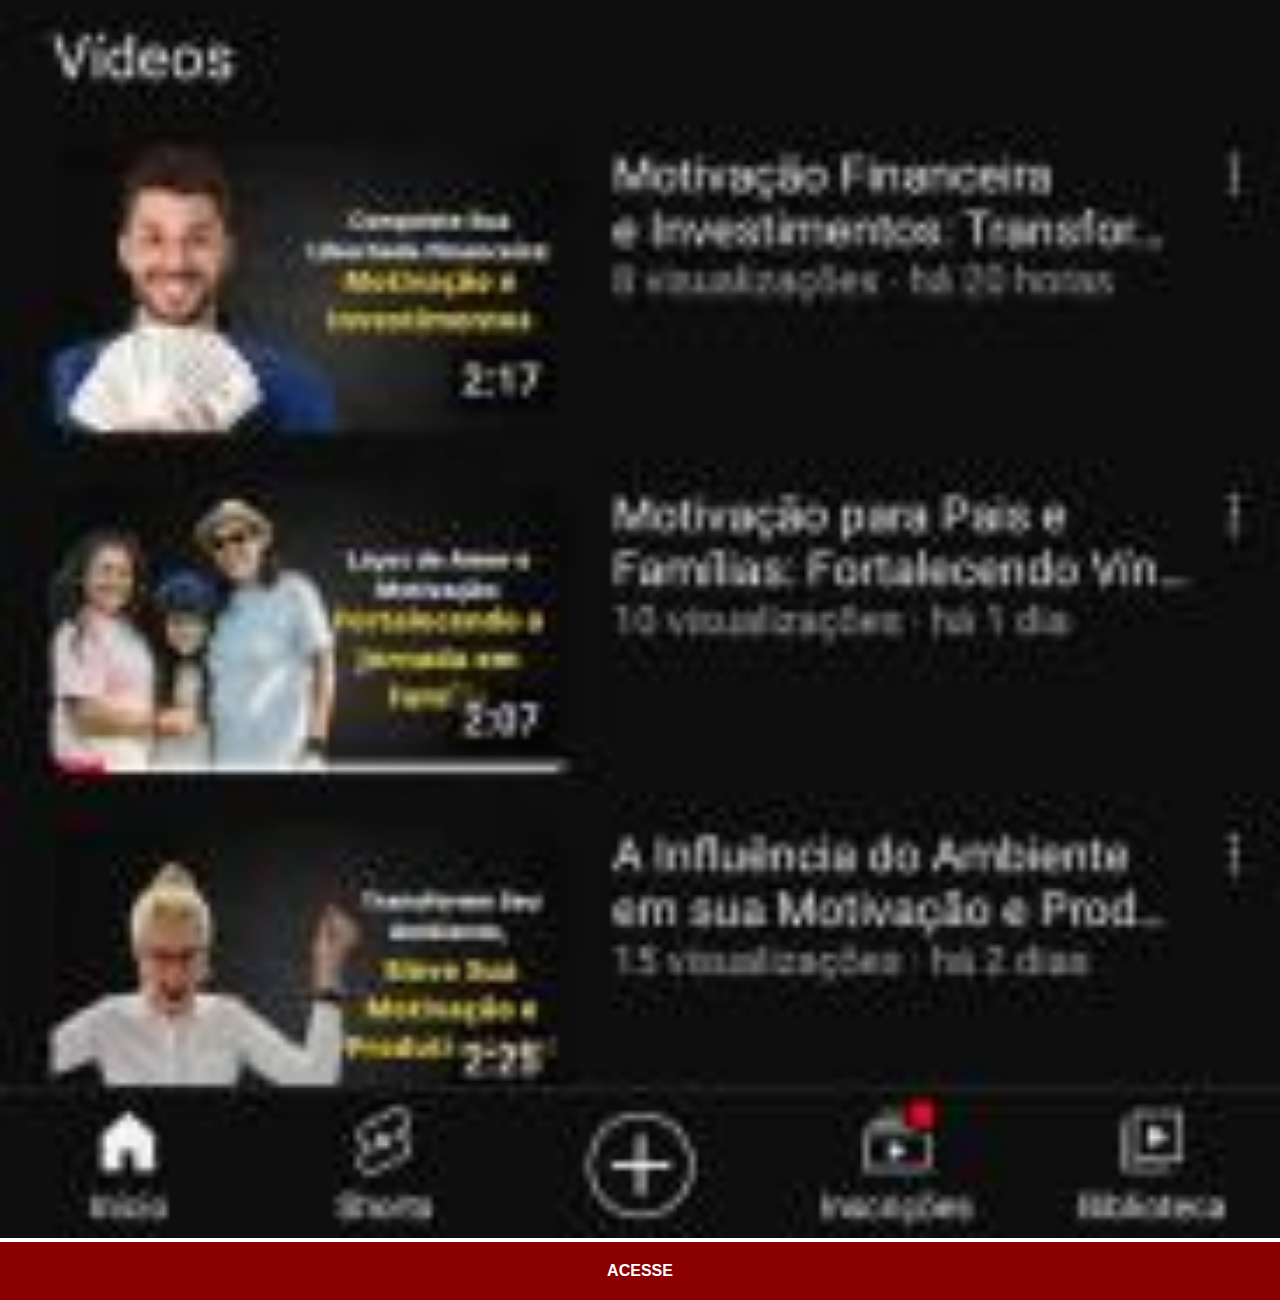
<file: youtube.html>
<!DOCTYPE html>
<html lang="pt-br">
<head>
    <meta charset="UTF-8">
    <meta name="viewport" content="width=device-width, initial-scale=1.0">
    <title>Youtube</title>
    <link rel="stylesheet" href="estilo/social.css">
</head>
<body>
    <img src="imagens/tela-youtube2.jpg" alt="Youtube">
    <a href="https://www.youtube.com/channel/UCr9pDVntfVQUjU_nHTIKHSw" target="_blank">ACESSE</a>
</body>
</html>
</file>
<file: estilo/estilos.css>
@charset "UTF-8";

*{
    margin: 0px;
    padding: 0px;
    font-family: Arial, Helvetica, sans-serif;
}

html, body{
    height: 100vh;
    width: 100vw;
    background-color: black;
}

body{
    background: url('../imagens/fundo-madeira.jpg') no-repeat top center;
    background-size: cover;
    background-attachment: fixed;
}

main{
    position: relative;
    height: 100vh;
}

section#telefone{
    position: absolute;
    top: 50%;
    left: 50%;
    transform: translate(-50%, -50%);

    height: 627px;
    width: 311px;
    background-color: blue;
    background: url('../imagens/frame-iphone.png') no-repeat;
}

iframe#tela{
    position: relative;
    top: 80px;
    left: 22px;
    width: 265px;
    height: 470px;
}

section#redes-sociais{
    text-align: right;
}

section#redes-sociais > a > img{
    width: 45px;
    margin: 10px;
    border-radius: 50%;
    box-shadow: 2px 2px 5px rgba(0,0,0,0.400);
}

section#redes-sociais img:hover{
    border: 2px solid rgba(255,255,255,0.637);
    transform: translate(-3px, -3px);
    box-shadow: 5px 5px 10px rgba(0,0,0,0.623);
    transition: transform .3s, border 1s;
}
</file>
<file: estilo/social.css>
@charset "UTF-8";

*{
    margin:0px;
    padding: 0px;
    font-family: Arial, Helvetica, sans-serif;
}

::-webkit-scrollbar{
    width: 0px;
    height: 0px;
}

img{
    width: 100vw;
}

a{
    display: block;
    background-color: darkred;
    color: white;
    padding: 20px;
    text-align: center;
    font-weight: bolder;
    text-decoration: none;
}

a:hover{
    background-color: red;
}
</file>
